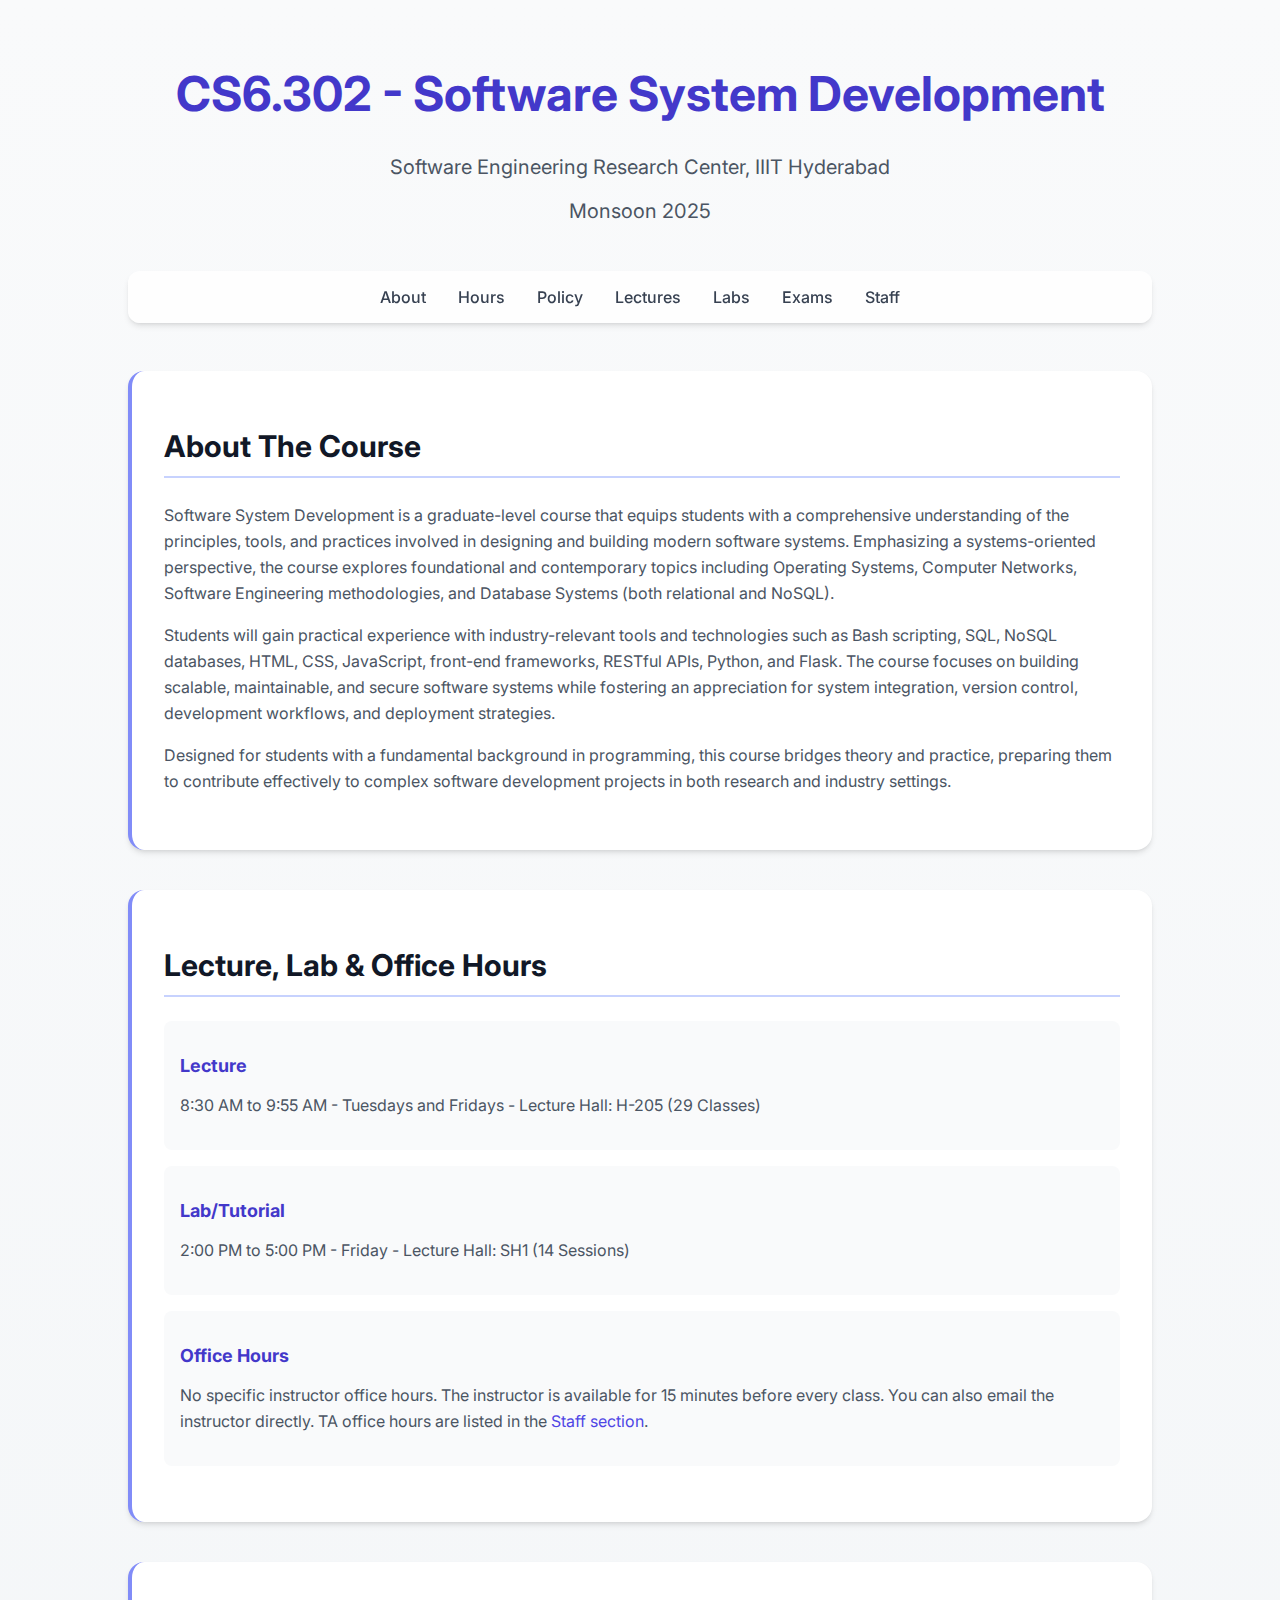
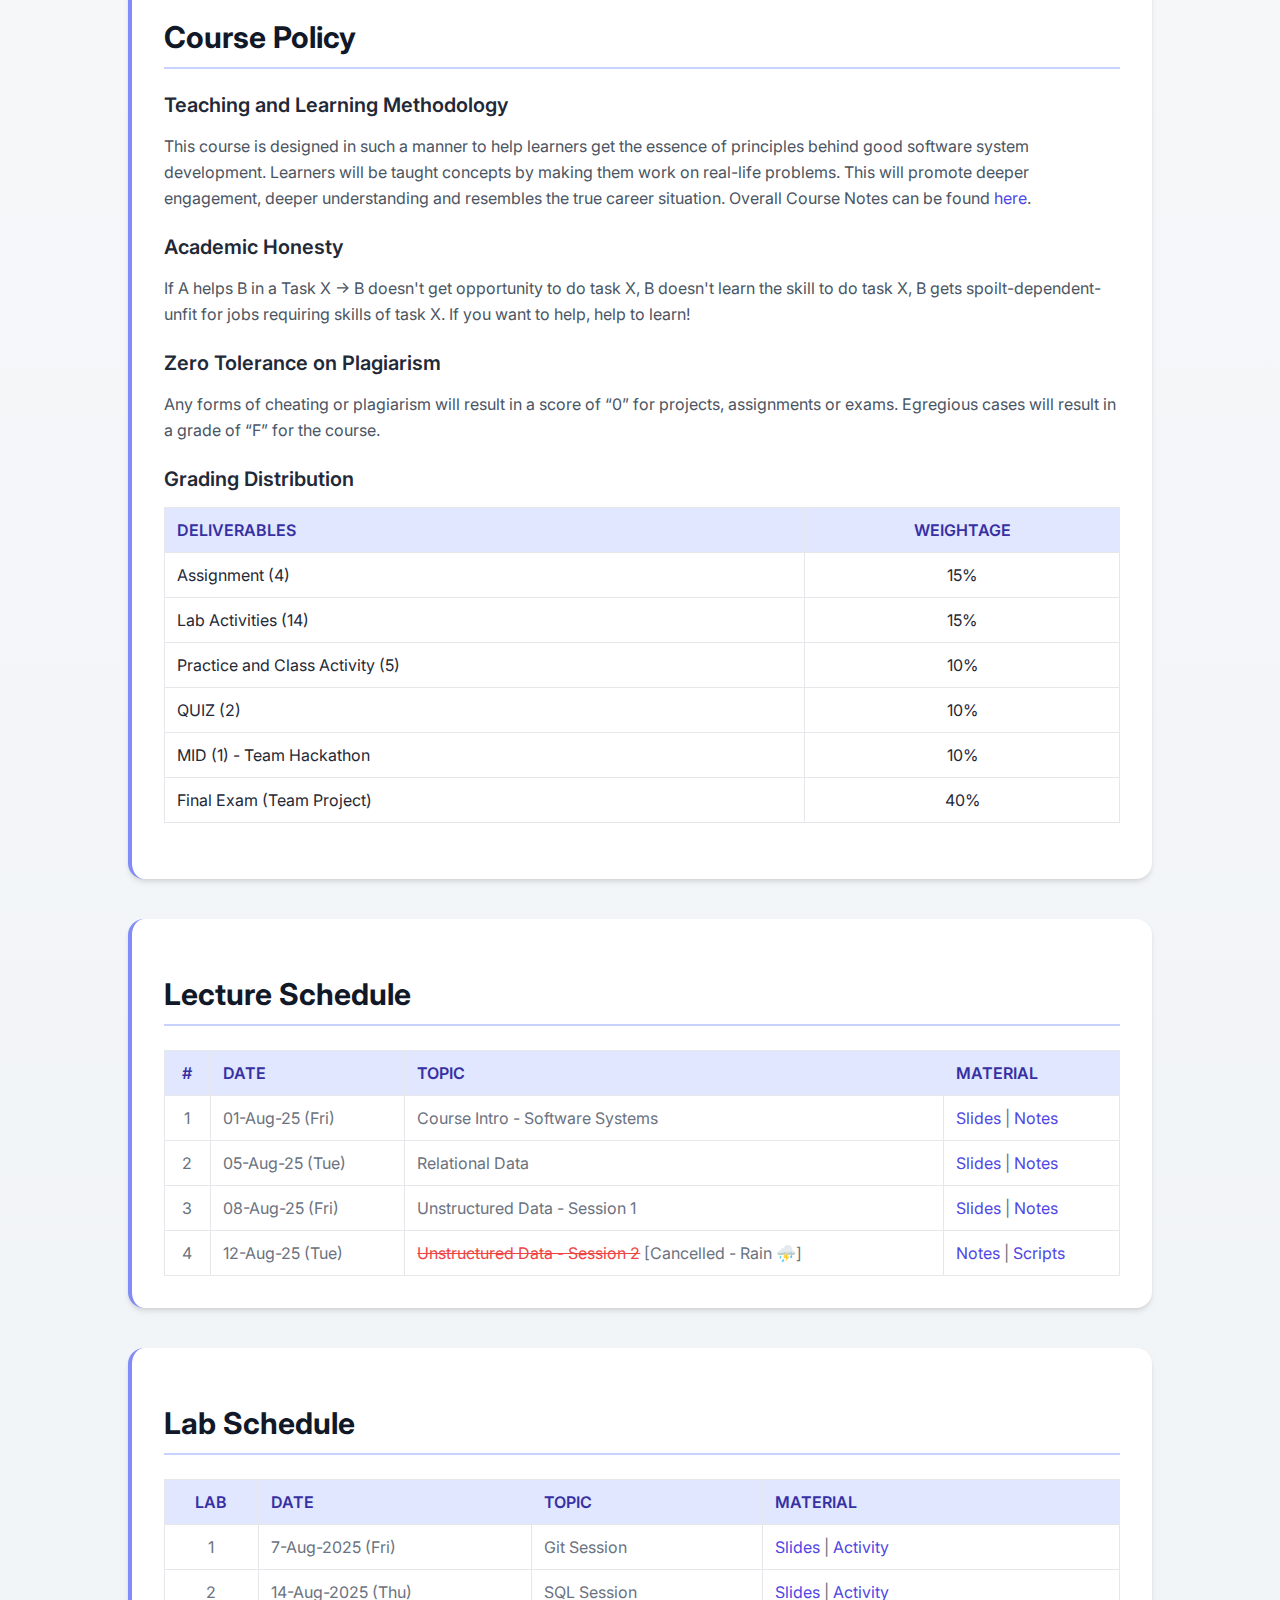
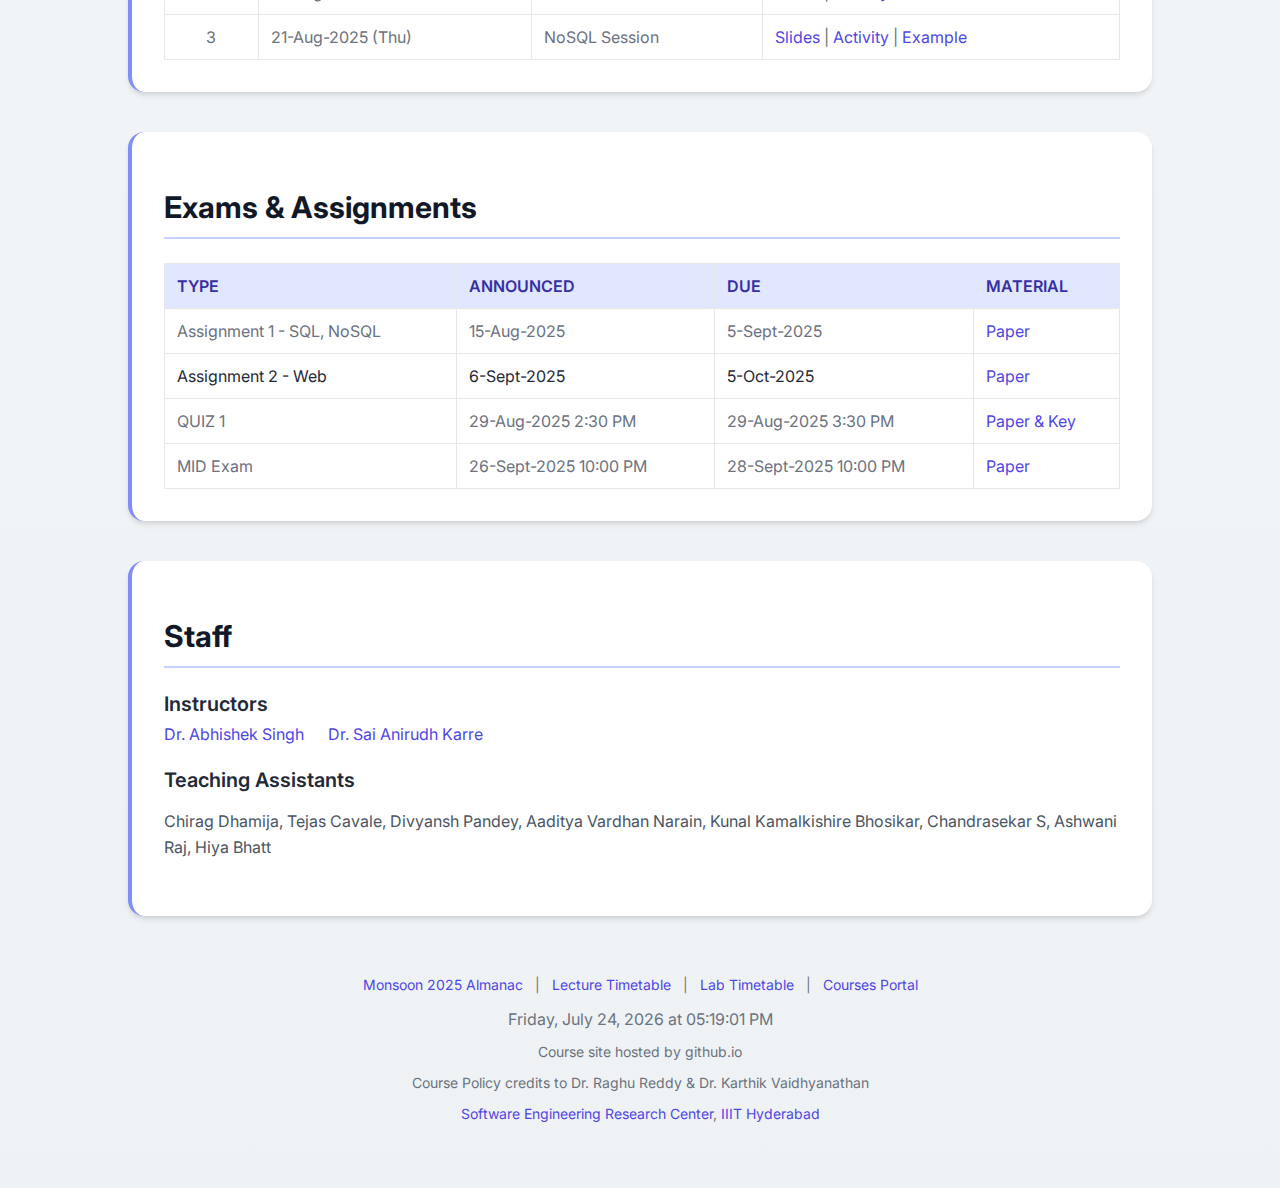
<file: newssd.html>
<!DOCTYPE html>
<html lang="en">
<head>
    <meta charset="UTF-8">
    <meta name="viewport" content="width=device-width, initial-scale=1.0">
    <title>CS6.302 SSD Monsoon 2025</title>
    <link rel="preconnect" href="https://fonts.googleapis.com">
    <link rel="preconnect" href="https://fonts.gstatic.com" crossorigin>
    <link href="https://fonts.googleapis.com/css2?family=Inter:wght@400;500;700&display=swap" rel="stylesheet">
    <link rel="stylesheet" href="newssd_style.css">
</head>
<body>

    <div class="container">

        <header class="header">
            <h1>CS6.302 - Software System Development</h1>
            <p>Software Engineering Research Center, IIIT Hyderabad</p>
            <p>Monsoon 2025</p>
        </header>

        <nav class="main-nav">
            <ul>
                <li><a href="#about">About</a></li>
                <li><a href="#hours">Hours</a></li>
                <li><a href="#policy">Policy</a></li>
                <li><a href="#schedule">Lectures</a></li>
                <li><a href="#labs">Labs</a></li>
                <li><a href="#exams">Exams</a></li>
                <li><a href="#staff">Staff</a></li>
            </ul>
        </nav>

        <main>
            <section id="about" class="section-card">
                <h2>About The Course</h2>
                <div class="content-group">
                    <p>
                        Software System Development is a graduate-level course that equips students with a comprehensive understanding of the principles, tools, and practices involved in designing and building modern software systems. Emphasizing a systems-oriented perspective, the course explores foundational and contemporary topics including Operating Systems, Computer Networks, Software Engineering methodologies, and Database Systems (both relational and NoSQL).
                    </p>
                    <p style="margin-top: 1rem;">
                        Students will gain practical experience with industry-relevant tools and technologies such as Bash scripting, SQL, NoSQL databases, HTML, CSS, JavaScript, front-end frameworks, RESTful APIs, Python, and Flask. The course focuses on building scalable, maintainable, and secure software systems while fostering an appreciation for system integration, version control, development workflows, and deployment strategies.
                    </p>
                    <p style="margin-top: 1rem;">
                        Designed for students with a fundamental background in programming, this course bridges theory and practice, preparing them to contribute effectively to complex software development projects in both research and industry settings.
                    </p>
                </div>
            </section>
            
             <section id="hours" class="section-card">
                 <h2>Lecture, Lab & Office Hours</h2>
                 <div class="content-group">
                    <div class="content-box">
                        <h3>Lecture</h3>
                        <p>8:30 AM to 9:55 AM - Tuesdays and Fridays - Lecture Hall: H-205 (29 Classes)</p>
                    </div>
                    <div class="content-box" style="margin-top: 1rem;">
                        <h3>Lab/Tutorial</h3>
                        <p>2:00 PM to 5:00 PM - Friday - Lecture Hall: SH1 (14 Sessions)</p>
                    </div>
                    <div class="content-box" style="margin-top: 1rem;">
                        <h3>Office Hours</h3>
                        <p>No specific instructor office hours. The instructor is available for 15 minutes before every class. You can also email the instructor directly. TA office hours are listed in the <a href="#staff">Staff section</a>.</p>
                    </div>
                 </div>
            </section>

            <section id="policy" class="section-card">
                <h2>Course Policy</h2>
                <div class="content-group">
                    <h3>Teaching and Learning Methodology</h3>
                    <p>This course is designed in such a manner to help learners get the essence of principles behind good software system development. Learners will be taught concepts by making them work on real-life problems. This will promote deeper engagement, deeper understanding and resembles the true career situation. Overall Course Notes can be found <a href="https://tinted-rumba-8c6.notion.site/CS6-302-Software-System-Development-670da706e9514d7f9d5b1bcf3c6a1005" target="_blank" rel="noopener noreferrer">here</a>.</p>
                </div>
                <div class="content-group">
                    <h3>Academic Honesty</h3>
                    <p>If A helps B in a Task X -> B doesn't get opportunity to do task X, B doesn't learn the skill to do task X, B gets spoilt-dependent-unfit for jobs requiring skills of task X. If you want to help, help to learn!</p>
                </div>
                <div class="content-group">
                    <h3>Zero Tolerance on Plagiarism</h3>
                    <p>Any forms of cheating or plagiarism will result in a score of “0” for projects, assignments or exams. Egregious cases will result in a grade of “F” for the course.</p>
                </div>
                <div class="content-group">
                    <h3>Grading Distribution</h3>
                    <div class="table-wrapper" style="margin-top: 1rem;">
                        <table class="styled-table">
                            <thead>
                                <tr>
                                    <th>Deliverables</th>
                                    <th style="text-align: center;">Weightage</th>
                                </tr>
                            </thead>
                            <tbody>
                                <tr>
                                    <td>Assignment (4)</td>
                                    <td style="text-align: center;">15%</td>
                                </tr>
                                <tr>
                                    <td>Lab Activities (14)</td>
                                    <td style="text-align: center;">15%</td>
                                </tr>
                                <tr>
                                    <td>Practice and Class Activity (5)</td>
                                    <td style="text-align: center;">10%</td>
                                </tr>
                                <tr>
                                    <td>QUIZ (2)</td>
                                    <td style="text-align: center;">10%</td>
                                </tr>
                                <tr>
                                    <td>MID (1) - Team Hackathon</td>
                                    <td style="text-align: center;">10%</td>
                                </tr>
                                <tr>
                                    <td>Final Exam (Team Project)</td>
                                    <td style="text-align: center;">40%</td>
                                </tr>
                            </tbody>
                        </table>
                    </div>
                </div>
            </section>
            
            <section id="schedule" class="section-card">
                <h2>Lecture Schedule</h2>
                <div class="table-wrapper">
                    <table class="styled-table">
                        <thead>
                            <tr>
                                <th style="text-align: center;">#</th>
                                <th>Date</th>
                                <th>Topic</th>
                                <th>Material</th>
                            </tr>
                        </thead>
                        <tbody>
                            <tr class="light-text-row">
                                <td style="text-align: center;">1</td>
                                <td>01-Aug-25 (Fri)</td>
                                <td>Course Intro - Software Systems</td>
                                <td><a href="#">Slides</a> | <a href="#">Notes</a></td>
                            </tr>
                            <tr class="light-text-row">
                                <td style="text-align: center;">2</td>
                                <td>05-Aug-25 (Tue)</td>
                                <td>Relational Data</td>
                                <td><a href="#">Slides</a> | <a href="#">Notes</a></td>
                            </tr>
                            <tr class="light-text-row">
                                <td style="text-align: center;">3</td>
                                <td>08-Aug-25 (Fri)</td>
                                <td>Unstructured Data - Session 1</td>
                                <td><a href="#">Slides</a> | <a href="#">Notes</a></td>
                            </tr>
                            <tr class="light-text-row">
                                <td style="text-align: center;">4</td>
                                <td>12-Aug-25 (Tue)</td>
                                <td><s>Unstructured Data - Session 2</s> [Cancelled - Rain ⛈️]</td>
                                <td><a href="#">Notes</a> | <a href="#">Scripts</a></td>
                            </tr>
                        </tbody>
                    </table>
                </div>
            </section>
            
            <section id="labs" class="section-card">
                <h2>Lab Schedule</h2>
                <div class="table-wrapper">
                    <table class="styled-table">
                        <thead>
                            <tr>
                                <th style="text-align: center;">Lab</th>
                                <th>Date</th>
                                <th>Topic</th>
                                <th>Material</th>
                            </tr>
                        </thead>
                        <tbody>
                            <tr class="light-text-row">
                                <td style="text-align: center;">1</td>
                                <td>7-Aug-2025 (Fri)</td>
                                <td>Git Session</td>
                                <td><a href="#">Slides</a> | <a href="#">Activity</a></td>
                            </tr>
                             <tr class="light-text-row">
                                <td style="text-align: center;">2</td>
                                <td>14-Aug-2025 (Thu)</td>
                                <td>SQL Session</td>
                                <td><a href="#">Slides</a> | <a href="#">Activity</a></td>
                            </tr>
                            <tr class="light-text-row">
                                <td style="text-align: center;">3</td>
                                <td>21-Aug-2025 (Thu)</td>
                                <td>NoSQL Session</td>
                                <td><a href="#">Slides</a> | <a href="#">Activity</a> | <a href="#">Example</a></td>
                            </tr>
                        </tbody>
                    </table>
                </div>
            </section>
            
            <section id="exams" class="section-card">
                <h2>Exams & Assignments</h2>
                <div class="table-wrapper">
                    <table class="styled-table">
                        <thead>
                            <tr>
                                <th>Type</th>
                                <th>Announced</th>
                                <th>Due</th>
                                <th>Material</th>
                            </tr>
                        </thead>
                        <tbody>
                             <tr class="light-text-row">
                                <td>Assignment 1 - SQL, NoSQL</td>
                                <td>15-Aug-2025</td>
                                <td>5-Sept-2025</td>
                                <td><a href="https://docs.google.com/viewer?url=https://raw.githubusercontent.com/sai11101989/sai11101989.github.io/main/Course/SSD_Monsoon2025/Assignment_1.pdf" target="_blank" rel="noopener noreferrer">Paper</a></td>
                            </tr>
                             <tr>
                                <td>Assignment 2 - Web</td>
                                <td>6-Sept-2025</td>
                                <td>5-Oct-2025</td>
                                <td><a href="https://docs.google.com/viewer?url=https://raw.githubusercontent.com/sai11101989/sai11101989.github.io/main/Course/SSD_Monsoon2025/Assignment_2.pdf" target="_blank" rel="noopener noreferrer">Paper</a></td>
                            </tr>
                             <tr class="light-text-row">
                                <td>QUIZ 1</td>
                                <td>29-Aug-2025 2:30 PM</td>
                                <td>29-Aug-2025 3:30 PM</td>
                                <td><a href="https://docs.google.com/viewer?url=https://raw.githubusercontent.com/sai11101989/sai11101989.github.io/main/Course/SSD_Monsoon2025/SSD_Quiz1_Key.pdf" target="_blank" rel="noopener noreferrer">Paper & Key</a></td>
                            </tr>
                            <tr class="light-text-row">
                                <td>MID Exam</td>
                                <td>26-Sept-2025 10:00 PM</td>
                                <td>28-Sept-2025 10:00 PM</td>
                                <td><a href="https://sai11101989.github.io/Course/SSD_Monsoon2025/MID.html" target="_blank" rel="noopener noreferrer">Paper</a></td>
                            </tr>
                        </tbody>
                    </table>
                </div>
            </section>

            <section id="staff" class="section-card">
                <h2>Staff</h2>
                 <div class="content-group">
                    <h3>Instructors</h3>
                     <div class="staff-links">
                         <a href="https://sites.google.com/view/abhishek-singh/home" target="_blank" rel="noopener noreferrer">Dr. Abhishek Singh</a>
                         <a href="https://sai11101989.github.io" target="_blank" rel="noopener noreferrer">Dr. Sai Anirudh Karre</a>
                     </div>
                </div>
                <div class="content-group">
                    <h3>Teaching Assistants</h3>
                    <p>
                        Chirag Dhamija, Tejas Cavale, Divyansh Pandey, Aaditya Vardhan Narain, Kunal Kamalkishire Bhosikar, Chandrasekar S, Ashwani Raj, Hiya Bhatt
                    </p>
                </div>
            </section>
        </main>
        
        <footer class="footer">
            <div class="footer-links">
                 <a href="#">Monsoon 2025 Almanac</a> |
                 <a href="#">Lecture Timetable</a> |
                 <a href="#">Lab Timetable</a> |
                 <a href="#">Courses Portal</a> 
            </div>
            <div id="live-clock"></div>
            <p>Course site hosted by github.io</p>
            <p>Course Policy credits to Dr. Raghu Reddy & Dr. Karthik Vaidhyanathan</p>
            <p><a href="https://serc.iiit.ac.in" target="_blank" rel="noopener noreferrer">Software Engineering Research Center</a>, <a href="https://iiit.ac.in" target="_blank" rel="noopener noreferrer">IIIT Hyderabad</a></p>
        </footer>

    </div>
    
    <script>
        document.querySelectorAll('a[href^="#"]').forEach(anchor => {
            anchor.addEventListener('click', function (e) {
                e.preventDefault();
                document.querySelector(this.getAttribute('href')).scrollIntoView({
                    behavior: 'smooth'
                });
            });
        });

        function startTime() {
            const today = new Date();
            document.getElementById('live-clock').innerHTML = today.toLocaleString('en-US', {
                weekday: 'long',
                year: 'numeric',
                month: 'long',
                day: 'numeric',
                hour: '2-digit',
                minute: '2-digit',
                second: '2-digit'
            });
            setTimeout(startTime, 1000);
        }
        
        document.addEventListener('DOMContentLoaded', startTime);
    </script>
</body>
</html>
</file>
<file: newssd_style.css>
body {
    font-family: 'Inter', sans-serif;
    scroll-behavior: smooth;
    background-color: #f9fafb; 
    background-image: linear-gradient(to bottom, #f9fafb, #eef2f5); 
    color: #1f2937;
    margin: 0;
    padding: 0;
}


.container {
    max-width: 1024px;
    margin: 0 auto;
    padding: 2rem;
}


.header {
    text-align: center;
    margin-bottom: 3rem;
}
.header h1 {
    font-size: 3rem;
    font-weight: 700;
    color: #4338ca;
}
.header p {
    font-size: 1.25rem;
    color: #4b5563;
    margin-top: 0.5rem;
}

.main-nav {
    position: sticky;
    top: 0;
    background-color: rgba(255, 255, 255, 0.8);
    backdrop-filter: blur(10px);
    z-index: 10;
    border-radius: 0.75rem;
    box-shadow: 0 4px 6px -1px rgb(0 0 0 / 0.1), 0 2px 4px -2px rgb(0 0 0 / 0.1);
    margin-bottom: 3rem;
}
.main-nav ul {
    display: flex;
    flex-wrap: wrap;
    justify-content: center;
    align-items: center;
    padding: 1rem;
    gap: 2rem;
    list-style: none;
    margin: 0;
}
.main-nav a {
    color: #374151;
    font-weight: 500;
    text-decoration: none;
    transition: color 0.3s ease;
}
.main-nav a:hover {
    color: #4f46e5;
}

.section-card {
    background-color: white;
    border-radius: 1rem;
    box-shadow: 0 4px 6px -1px rgb(0 0 0 / 0.1), 0 2px 4px -2px rgb(0 0 0 / 0.1);
    padding: 2rem;
    margin-bottom: 2.5rem;
    border-left: 4px solid #818cf8; 
}
.section-card h2 {
    font-size: 1.875rem;
    font-weight: 700;
    color: #111827;
    border-bottom: 2px solid #c7d2fe;
    padding-bottom: 0.75rem;
    margin-bottom: 1.5rem;
}
.section-card p, .section-card li {
    color: #4b5563;
    line-height: 1.625;
}
.section-card .content-box {
     background-color: #f9fafb;
     padding: 1rem;
     border-radius: 0.5rem;
}
.section-card .content-box h3 {
    font-weight: 700;
    font-size: 1.125rem;
    color: #4338ca;
}
.content-group {
    margin-bottom: 1.5rem;
}
.content-group h3 {
    font-weight: 600;
    font-size: 1.25rem;
    color: #1f2937;
    margin-bottom: 0.5rem;
}

.table-wrapper {
    overflow-x: auto;
}
.styled-table {
    width: 100%;
    border-collapse: collapse;
    text-align: left;
}
.styled-table th, .styled-table td {
    padding: 0.75rem;
    border: 1px solid #e5e7eb;
}
.styled-table th {
    background-color: #e0e7ff;
    font-weight: 600;
    text-transform: uppercase;
    color: #3730a3; 
}
.light-text-row {
    color: #6b7280;
}
.styled-table s {
    color: #ef4444;
}


a {
    color: #4f46e5;
    text-decoration: none;
}
a:hover {
    text-decoration: underline;
}


.staff-links {
    display: flex;
    flex-wrap: wrap;
    gap: 1.5rem;
}
.footer {
    text-align: center;
    margin-top: 2rem;
    padding: 1.25rem;
    color: #6b7280;
    font-size: 0.875rem;
}
.footer-links {
    margin-bottom: 1rem;
}
.footer-links a {
     margin: 0 0.5rem;
}
#live-clock {
    margin-bottom: 0.5rem;
    font-size: 1rem;
}
</file>
